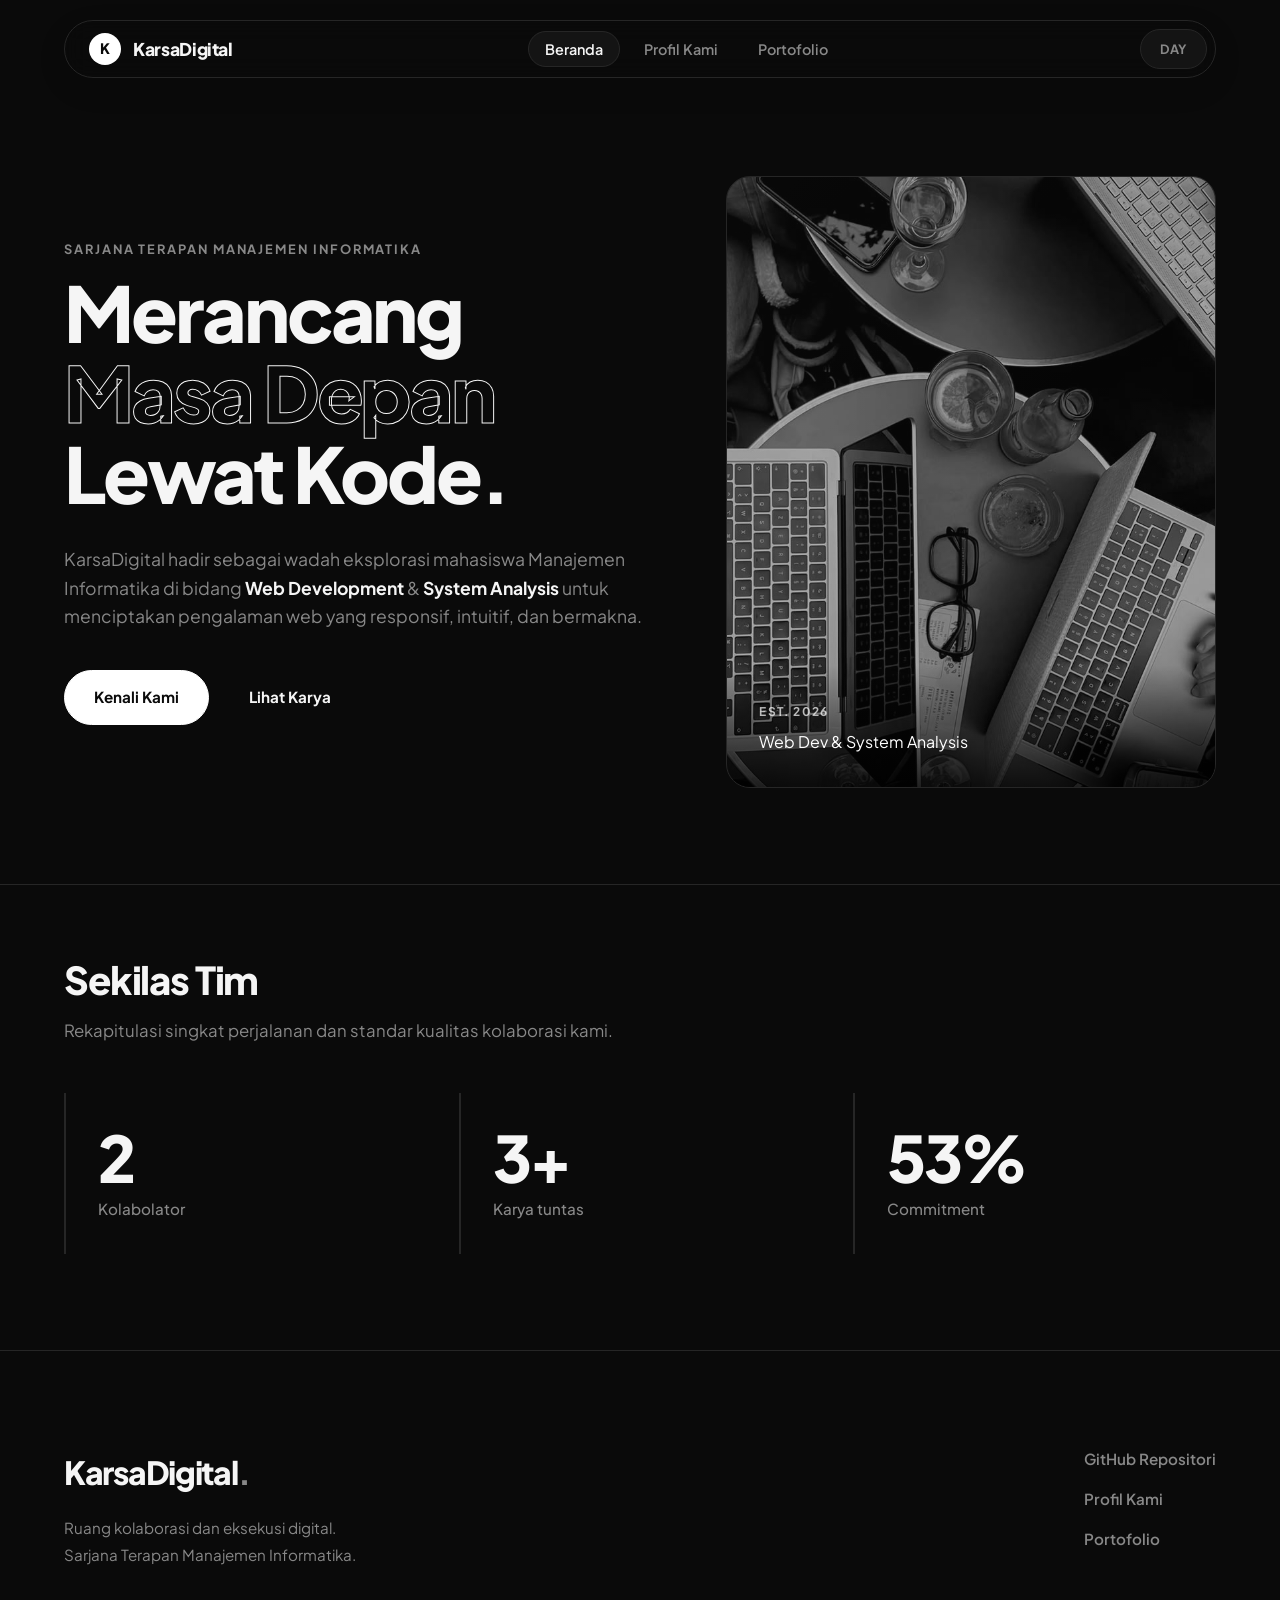
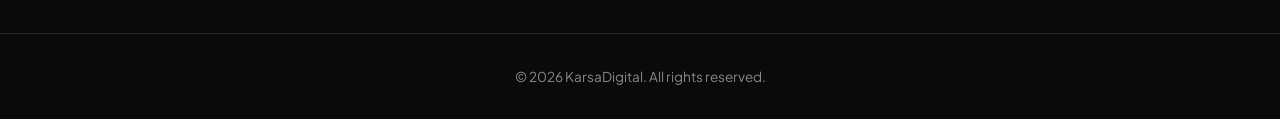
<file: index.html>
<!DOCTYPE html>
<html lang="id" data-theme="dark">
<head>
  <meta charset="UTF-8" />
  <meta name="viewport" content="width=device-width, initial-scale=1.0" />
  <meta name="description"
        content="KarsaDigital — Website portofolio 3 mahasiswa Sarjana Terapan Manajemen Informatika. Fokus pada Web Development dan System Analysis." />
  <meta name="author" content="Tim KarsaDigital" />
  <title>KarsaDigital | Beranda</title>
  <link rel="preconnect" href="https://fonts.googleapis.com">
  <link rel="preconnect" href="https://fonts.gstatic.com" crossorigin>
  <link href="https://fonts.googleapis.com/css2?family=Plus+Jakarta+Sans:wght@400;500;600;700;800&display=swap" rel="stylesheet">

  <link rel="stylesheet" href="css/style.css" />
</head>

<body>
  <!-- ==================== HEADER (Floating Navbar) ==================== -->
  <header class="site-header" id="siteHeader">
    <div class="container header-inner">

      <!-- Logo -->
      <a href="index.html" class="logo" aria-label="KarsaDigital - Beranda">
        <span class="logo-mark" aria-hidden="true">K</span>
        <span class="logo-text">KarsaDigital</span>
      </a>

      <!-- Menu Navigasi -->
      <nav class="main-nav" id="mainNav" aria-label="Navigasi utama">
        <ul class="nav-list">
          <li><a href="index.html"       class="nav-link" data-page="index">Beranda</a></li>
          <li><a href="profil.html"      class="nav-link" data-page="profil">Profil Kami</a></li>
          <li><a href="portofolio.html"  class="nav-link" data-page="portofolio">Portofolio</a></li>
        </ul>
      </nav>

      <!-- Aksi Kanan -->
      <div class="header-actions">
        <button class="theme-toggle" id="themeToggle" type="button" aria-label="Ganti tema" title="Ganti tema">
          <span class="theme-icon" aria-hidden="true">day</span>
        </button>
        <button class="nav-toggle" id="navToggle" type="button" aria-label="Buka menu" aria-expanded="false" aria-controls="mainNav">
          <span></span><span></span>
        </button>
      </div>

    </div>
  </header>

  <!-- ==================== MAIN ==================== -->
  <main>

    <!-- ---------- HERO SECTION (Editorial Style) ---------- -->
    <section class="hero">
      <div class="container hero-inner">

        <!-- Kiri: Teks Besar -->
        <div class="hero-content">
          <p class="eyebrow">Sarjana Terapan Manajemen Informatika</p>
          
          <h1 class="hero-title">
            Merancang <br>
            <span class="text-outline">Masa Depan</span> <br>
            Lewat Kode.
          </h1>

          <p class="hero-desc">
            KarsaDigital hadir sebagai wadah eksplorasi mahasiswa Manajemen Informatika di bidang <strong>Web Development</strong> & <strong>System Analysis</strong> untuk menciptakan pengalaman web yang responsif, intuitif, dan bermakna.
        </p>

          <div class="hero-actions">
            <a href="profil.html" class="btn btn-primary">Kenali Kami</a>
            <a href="portofolio.html" class="btn btn-text">Lihat Karya</a>
          </div>
        </div>

        <!-- Kanan: Visual Abstrak (Pengganti Foto) -->
        <div class="hero-visual">
          <div class="visual-card">
            <div class="visual-img">
                <img src="images/beranda.jpg" alt="Foto Tim KarsaDigital" class="img-cover">
            </div>
            <div class="visual-overlay">
              <span class="tag">Est. 2026</span>
              <p>Web Dev & System Analysis</p>
            </div>
          </div>
        </div>

      </div>
    </section>

    <!-- ---------- STATS SECTION (Minimalist Grid) ---------- -->
    <section class="stats" aria-labelledby="statsTitle">
      <div class="container">
        <div class="stats-header">
          <h2 id="statsTitle" class="section-title">Sekilas Tim</h2>
          <p class="section-subtitle">Rekapitulasi singkat perjalanan dan standar kualitas kolaborasi kami.</p>
        </div>

        <div class="stats-grid">
          <article class="stat-card">
            <p class="stat-number" data-target="3">0</p>
            <p class="stat-label">Kolabolator</p>
          </article>

          <article class="stat-card">
            <p class="stat-number" data-target="5" data-suffix="+">0</p>
            <p class="stat-label">Karya tuntas</p>
          </article>

          <article class="stat-card">
            <p class="stat-number" data-target="100" data-suffix="%">0</p>
            <p class="stat-label">Commitment</p>
          </article>
        </div>
      </div>
    </section>

  </main>

  <!-- ==================== FOOTER (Minimalis) ==================== -->
  <footer class="site-footer">
    <div class="container footer-inner">
      
      <div class="footer-brand">
        <h2 class="footer-logo">KarsaDigital<span>.</span></h2>
        <p class="footer-tagline">
          Ruang kolaborasi dan eksekusi digital.<br>
          Sarjana Terapan Manajemen Informatika.
        </p>
      </div>

      <div class="footer-links">
        <a href="https://github.com/" target="_blank" rel="noopener">GitHub Repositori</a>
        <a href="profil.html">Profil Kami</a>
        <a href="portofolio.html">Portofolio</a>
      </div>

    </div>

    <div class="footer-bottom">
      <div class="container">
        <p>&copy; 2026 KarsaDigital. All rights reserved.</p>
      </div>
    </div>
  </footer>
  <script src="js/main.js"></script>
</body>
</html>
</file>
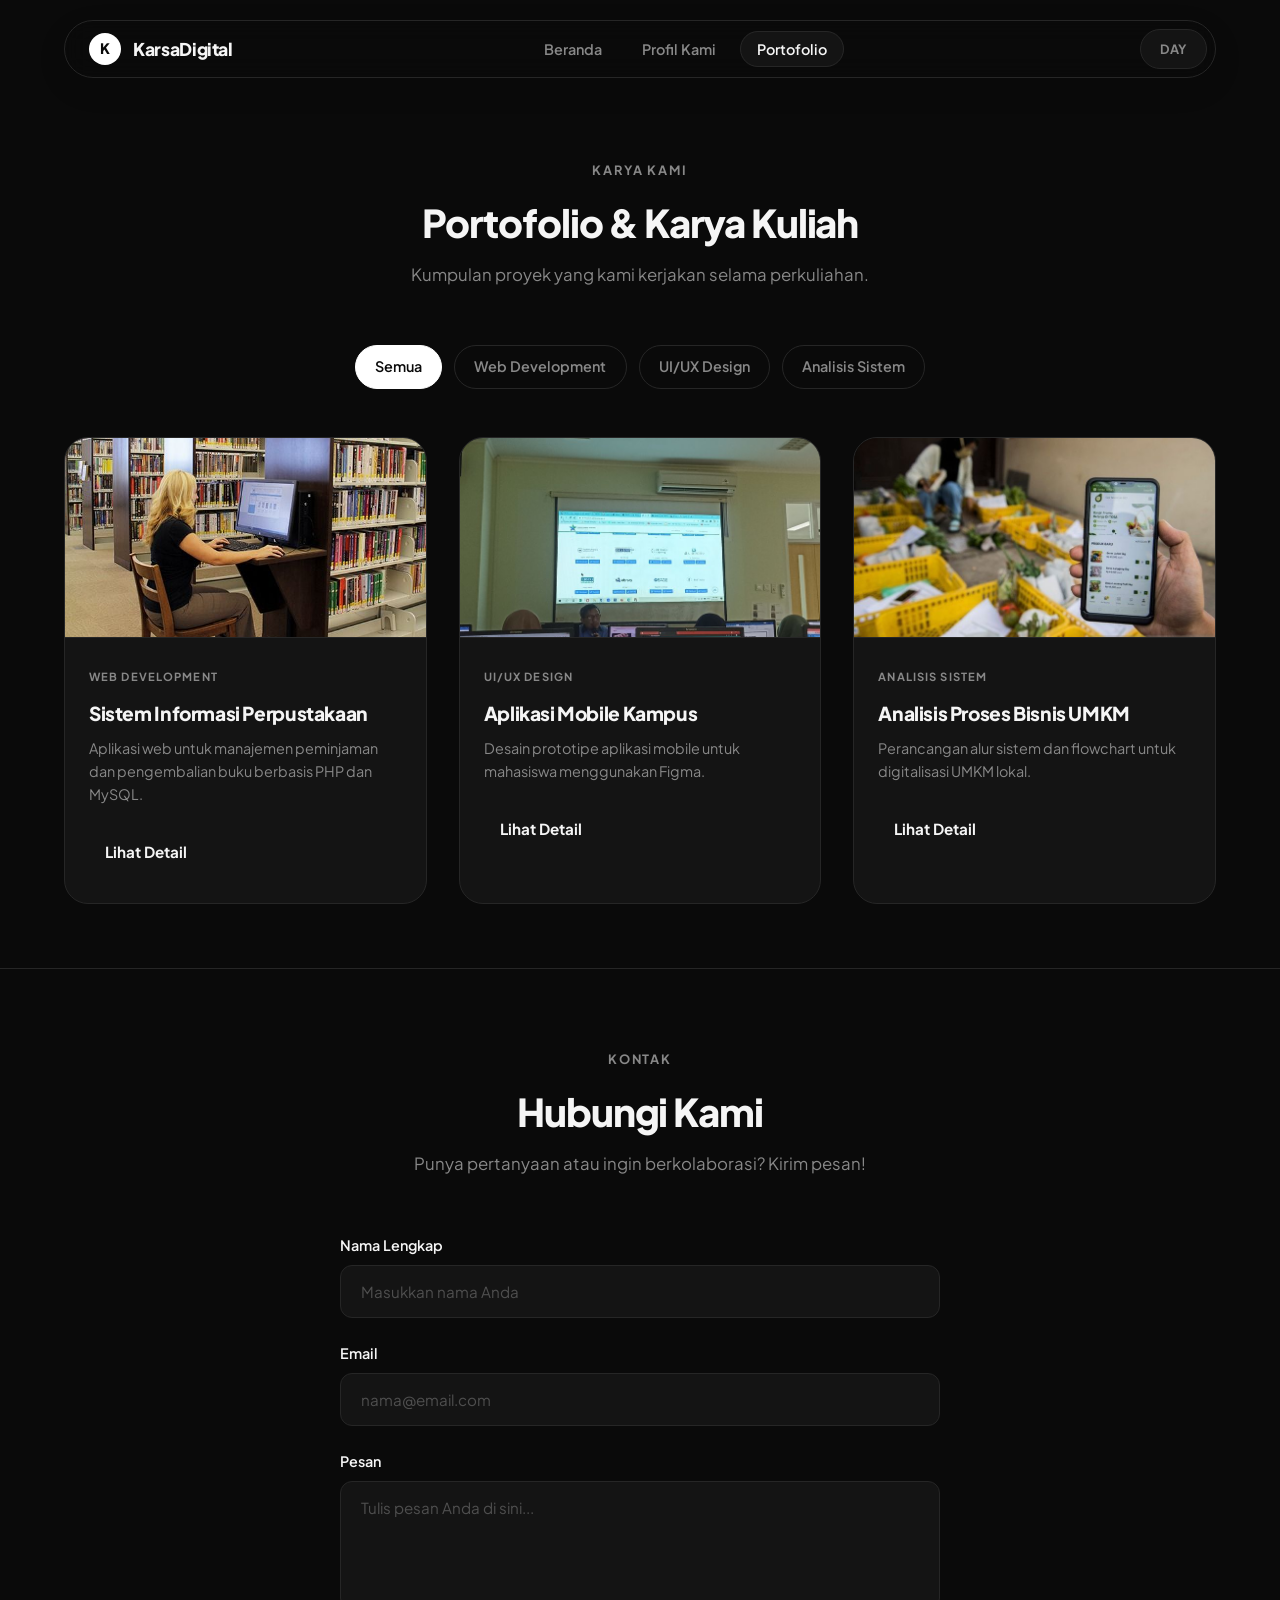
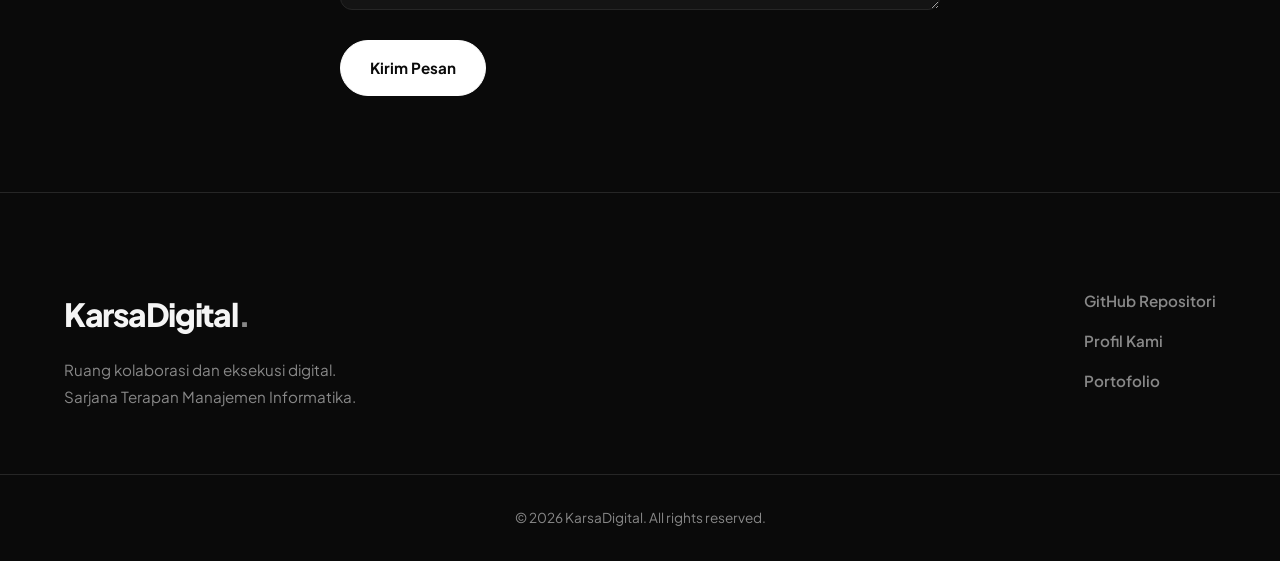
<file: portofolio.html>
<!DOCTYPE html>
<html lang="id" data-theme="dark">
<head>
  <meta charset="UTF-8" />
  <meta name="viewport" content="width=device-width, initial-scale=1.0" />
  <meta name="description" content="Portofolio dan kontak tim KarsaDigital." />
  <title>KarsaDigital | Portofolio & Kontak</title>
  <link rel="preconnect" href="https://fonts.googleapis.com">
  <link rel="preconnect" href="https://fonts.gstatic.com" crossorigin>
  <link href="https://fonts.googleapis.com/css2?family=Plus+Jakarta+Sans:wght@400;500;600;700;800&display=swap" rel="stylesheet">
  <link rel="stylesheet" href="css/style.css" />
</head>
<body>

  <!-- HEADER -->
  <header class="site-header" id="siteHeader">
    <div class="container header-inner">
      <a href="index.html" class="logo">
        <span class="logo-mark" aria-hidden="true">K</span>
        <span class="logo-text">KarsaDigital</span>
      </a>
      <nav class="main-nav" id="mainNav">
        <ul class="nav-list">
          <li><a href="index.html" class="nav-link" data-page="index">Beranda</a></li>
          <li><a href="profil.html" class="nav-link" data-page="profil">Profil Kami</a></li>
          <li><a href="portofolio.html" class="nav-link" data-page="portofolio">Portofolio</a></li>
        </ul>
      </nav>
      <div class="header-actions">
        <button class="theme-toggle" id="themeToggle" type="button" aria-label="Ganti tema">
          <span class="theme-icon" aria-hidden="true">day</span>
        </button>
        <button class="nav-toggle" id="navToggle" type="button" aria-label="Buka menu">
          <span></span><span></span>
        </button>
      </div>
    </div>
  </header>

  <main>
    <section class="portfolio-section">
      <div class="container">
        <div class="section-header">
          <p class="eyebrow">Karya Kami</p>
          <h1 class="section-title">Portofolio & Karya Kuliah</h1>
          <p class="section-subtitle">Kumpulan proyek yang kami kerjakan selama perkuliahan.</p>
        </div>

        <!-- Tombol Filter -->
        <div class="filter-btns">
          <button class="filter-btn active" data-filter="all">Semua</button>
          <button class="filter-btn" data-filter="web">Web Development</button>
          <button class="filter-btn" data-filter="uiux">UI/UX Design</button>
          <button class="filter-btn" data-filter="analisis">Analisis Sistem</button>
        </div>

        <!-- Grid Portofolio -->
         <div class="project-grid" id="projectGrid">
          <p class="loading-text">Memuat karya...</p>
        </div>
      </div>
    </section>

    <!-- MODAL DETAIL PROYEK (Tersembunyi) -->
    <div class="modal" id="projectModal">
      <div class="modal-content">
        <button class="modal-close" id="modalClose" aria-label="Tutup">&times;</button>
        <div class="modal-img" id="modalImg"></div>
        <h2 class="modal-title" id="modalTitle">Judul Proyek</h2>
        <p class="modal-desc" id="modalDesc">Deskripsi proyek.</p>
        <div class="modal-tech" id="modalTech"></div>
      </div>
    </div>

    <!-- SECTION KONTAK -->
    <section class="contact-section">
      <div class="container">
        <div class="section-header">
          <p class="eyebrow">Kontak</p>
          <h2 class="section-title">Hubungi Kami</h2>
          <p class="section-subtitle">Punya pertanyaan atau ingin berkolaborasi? Kirim pesan!</p>
        </div>

        <form class="contact-form" id="contactForm" novalidate>
          <div class="form-group">
            <label for="nama">Nama Lengkap</label>
            <input type="text" id="nama" name="nama" class="form-control" placeholder="Masukkan nama Anda">
            <span class="error-msg" id="errorNama"></span>
          </div>

          <div class="form-group">
            <label for="email">Email</label>
            <input type="email" id="email" name="email" class="form-control" placeholder="nama@email.com">
            <span class="error-msg" id="errorEmail"></span>
          </div>

          <div class="form-group">
            <label for="pesan">Pesan</label>
            <textarea id="pesan" name="pesan" rows="5" class="form-control" placeholder="Tulis pesan Anda di sini..."></textarea>
            <span class="error-msg" id="errorPesan"></span>
          </div>

          <button type="submit" class="btn btn-primary">Kirim Pesan</button>
        </form>
      </div>
    </section>
  </main>

  <!-- FOOTER -->
  <footer class="site-footer">
    <div class="container footer-inner">
      <div class="footer-brand">
        <h2 class="footer-logo">KarsaDigital<span>.</span></h2>
        <p class="footer-tagline">Ruang kolaborasi dan eksekusi digital.<br>Sarjana Terapan Manajemen Informatika.</p>
      </div>
      <div class="footer-links">
        <a href="https://github.com/" target="_blank" rel="noopener">GitHub Repositori</a>
        <a href="profil.html">Profil Kami</a>
        <a href="portofolio.html">Portofolio</a>
      </div>
    </div>
    <div class="footer-bottom">
      <div class="container">
        <p>&copy; 2026 KarsaDigital. All rights reserved.</p>
      </div>
    </div>
  </footer>

  <!-- Script (Nanti diisi oleh temanmu) -->
  <script src="js/main.js"></script>
  <script src="js/portofolio.js"></script>
</body>
</html>
</file>
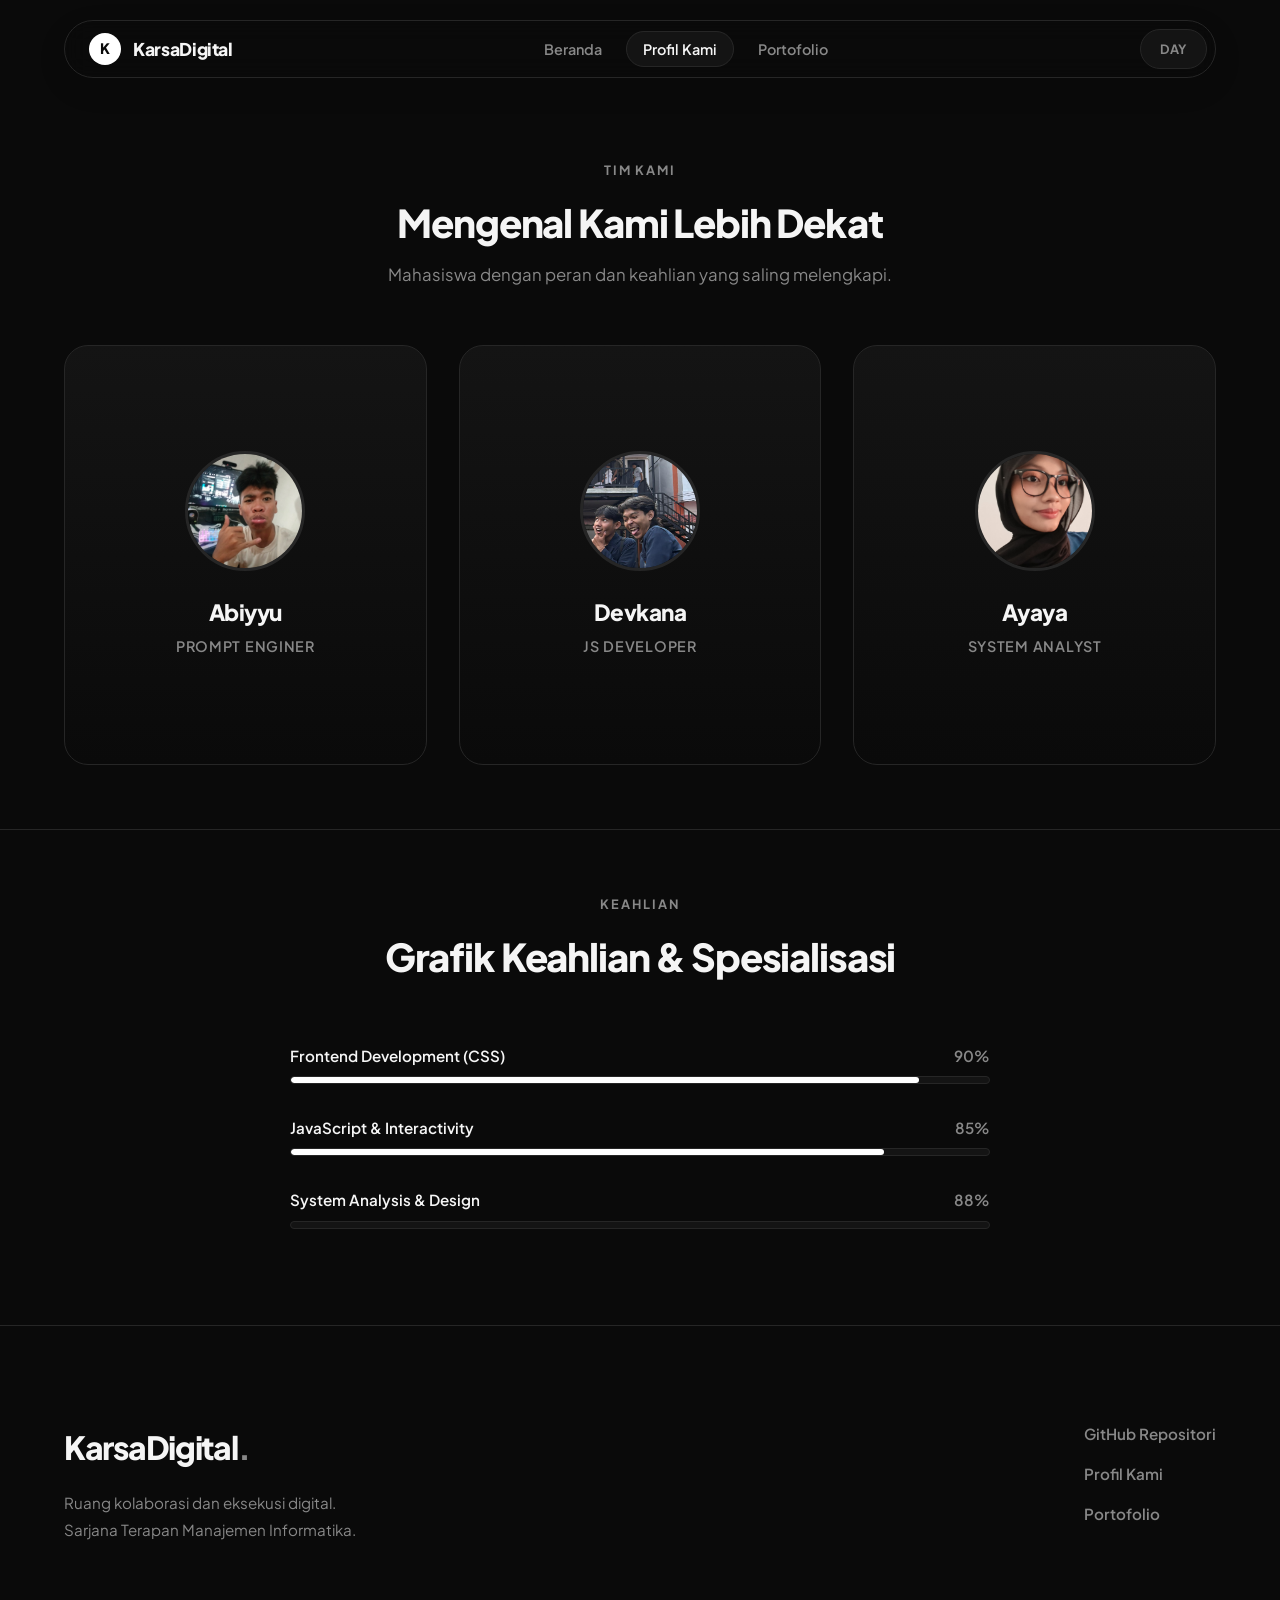
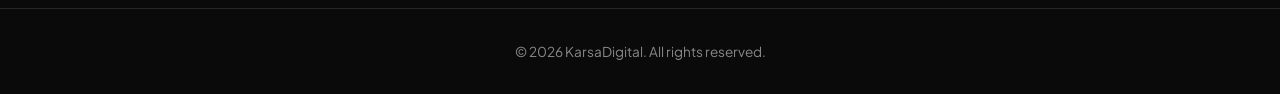
<file: profil.html>
<!DOCTYPE html>
<html lang="id" data-theme="dark">
<head>
  <meta charset="UTF-8" />
  <meta name="viewport" content="width=device-width, initial-scale=1.0" />
  <meta name="description" content="Profil mahasiswa Manajemen Informatika." />
  <title>KarsaDigital | Profil Kami</title>
  <link rel="preconnect" href="https://fonts.googleapis.com">
  <link rel="preconnect" href="https://fonts.gstatic.com" crossorigin>
  <link href="https://fonts.googleapis.com/css2?family=Plus+Jakarta+Sans:wght@400;500;600;700;800&display=swap" rel="stylesheet">
  <link rel="stylesheet" href="css/style.css" />
</head>
<body>

  <header class="site-header" id="siteHeader">
    <div class="container header-inner">
      <a href="index.html" class="logo">
        <span class="logo-mark" aria-hidden="true">K</span>
        <span class="logo-text">KarsaDigital</span>
      </a>
      <nav class="main-nav" id="mainNav">
        <ul class="nav-list">
          <li><a href="index.html" class="nav-link" data-page="index">Beranda</a></li>
          <li><a href="profil.html" class="nav-link" data-page="profil">Profil Kami</a></li>
          <li><a href="portofolio.html" class="nav-link" data-page="portofolio">Portofolio</a></li>
        </ul>
      </nav>
      <div class="header-actions">
        <button class="theme-toggle" id="themeToggle" type="button" aria-label="Ganti tema">
          <span class="theme-icon" aria-hidden="true">day</span>
        </button>
        <button class="nav-toggle" id="navToggle" type="button" aria-label="Buka menu">
          <span></span><span></span>
        </button>
      </div>
    </div>
  </header>

  <main>
    <section class="team-section">
      <div class="container">
        <div class="section-header">
          <p class="eyebrow">Tim Kami</p>
          <h1 class="section-title">Mengenal Kami Lebih Dekat</h1>
          <p class="section-subtitle">Mahasiswa dengan peran dan keahlian yang saling melengkapi.</p>
        </div>

        <div class="team-grid">
          <!-- Kartu Anggota 1 -->
          <article class="profile-card">
            <div class="card-inner">
              <!-- Sisi Depan -->
              <div class="card-front">
                <div class="card-avatar">
                    <img src="images/Abiyyu.jpg" alt="Foto Abiyyu Fathin" class="img-cover">
                </div>
                <h3 class="card-name">Abiyyu</h3>
                <p class="card-role">Prompt Enginer</p>
              </div>
              <!-- Sisi Belakang (Flip) -->
              <div class="card-back">
                <h3 class="card-name">Abiyyu Fathin</h3>
                <p class="card-nim">NIM: 25091397138</p>
                <p class="card-bio">Bismillah banyak Bos Muda</p>
                <div class="card-skills">
                  <span>HTML</span><span>CSS</span><span>Design Web</span>
                </div>
                <div class="card-socials">
                    <a href="https://instagram.com/citra.ui" target="_blank" rel="noopener" class="social-link">IG</a>
                    <a href="https://github.com/citraui" target="_blank" rel="noopener" class="social-link">GH</a>
                </div>
              </div>
            </div>
          </article>

          <!-- Kartu Anggota 2 -->
          <article class="profile-card">
            <div class="card-inner">
              <div class="card-front">
                <div class="card-avatar">
                    <img src="images/Devkana.jpg" alt="Foto Devkana Afra" class="img-cover">
                </div>
                <h3 class="card-name">Devkana</h3>
                <p class="card-role">JS Developer</p>
              </div>
              <div class="card-back">
                <h3 class="card-name">Devkana Afra Alif Gifari</h3>
                <p class="card-nim">NIM: 25091397121</p>
                <p class="card-bio">Pro Player MOLE Road To VChamps</p>
                <div class="card-skills">
                  <span>JavaScript</span><span>React</span><span>Node.js</span>
                </div>
                <div class="card-socials">
                    <a href="https://instagram.com/citra.ui" target="_blank" rel="noopener" class="social-link">IG</a>
                    <a href="https://github.com/citraui" target="_blank" rel="noopener" class="social-link">GH</a>
                </div>
              </div>
            </div>
          </article>

          <!-- Kartu Anggota 3 -->
          <article class="profile-card">
            <div class="card-inner">
              <div class="card-front">
                <div class="card-avatar">
                    <img src="images/aya.jpg" alt="Foto Azzahra Cahya" class="img-cover">
                </div>
                <h3 class="card-name">Ayaya</h3>
                <p class="card-role">System Analyst</p>
              </div>
              <div class="card-back">
                <h3 class="card-name">Azzahra Cahya Setyani Wafa Aribah</h3>
                <p class="card-nim">NIM: 25091397152</p>
                <p class="card-bio">Bertanggung jawab merancang alur sistem dan memastikan kebutuhan pengguna terpenuhi dengan baik.</p>
                <div class="card-skills">
                  <span>Analisis</span><span>UI/UX</span><span>Frontend</span>
                </div>
                <div class="card-socials">
                    <a href="https://www.instagram.com/roemmurys?stkn=c3hhMjN0MXl5cDVo" target="_blank" rel="noopener" class="social-link">IG</a>
                    <a href="https://github.com/Ayeaaz" target="_blank" rel="noopener" class="social-link">GH</a>
                </div>
              </div>
            </div>
          </article>
        </div>
      </div>
    </section>

    <!-- SECTION SKILLS -->
    <section class="skills-section">
      <div class="container">
        <div class="section-header">
          <p class="eyebrow">Keahlian</p>
          <h2 class="section-title">Grafik Keahlian & Spesialisasi</h2>
        </div>

        <div class="skills-grid">
          <!-- Skill 1 -->
          <div class="skill-item">
            <div class="skill-info">
              <span class="skill-name">Frontend Development (CSS)</span>
              <span class="skill-percent">90%</span>
            </div>
            <div class="skill-track">
              <div class="skill-fill" data-width="90%"></div>
            </div>
          </div>

          <!-- Skill 2 -->
          <div class="skill-item">
            <div class="skill-info">
              <span class="skill-name">JavaScript & Interactivity</span>
              <span class="skill-percent">85%</span>
            </div>
            <div class="skill-track">
              <div class="skill-fill" data-width="85%"></div>
            </div>
          </div>

          <!-- Skill 3 -->
          <div class="skill-item">
            <div class="skill-info">
              <span class="skill-name">System Analysis & Design</span>
              <span class="skill-percent">88%</span>
            </div>
            <div class="skill-track">
              <div class="skill-fill" data-width="88%"></div>
            </div>
          </div>
        </div>
      </div>
    </section>
  </main>

  <footer class="site-footer">
    <div class="container footer-inner">
      <div class="footer-brand">
        <h2 class="footer-logo">KarsaDigital<span>.</span></h2>
        <p class="footer-tagline">
          Ruang kolaborasi dan eksekusi digital.<br>
          Sarjana Terapan Manajemen Informatika.
        </p>
      </div>
      <div class="footer-links">
        <a href="https://github.com/" target="_blank" rel="noopener">GitHub Repositori</a>
        <a href="profil.html">Profil Kami</a>
        <a href="portofolio.html">Portofolio</a>
      </div>
    </div>
    <div class="footer-bottom">
      <div class="container">
        <p>&copy; 2026 KarsaDigital. All rights reserved.</p>
      </div>
    </div>
  </footer>
  <script src="js/main.js"></script>
  <script src="js/profil.js"></script>
</body>
</html>
</file>
<file: css/style.css>
/* BAGIAN 1 : VARIABEL TEMA */
:root {
  --bg:           #0a0a0a;
  --bg-alt:       #141414;
  --text:         #f5f5f5;
  --text-muted:   #888888;
  --border:       #262626;
  
  --accent:       #ffffff;
  --accent-text:  #0a0a0a;

  --font-main:    'Plus Jakarta Sans', system-ui, -apple-system, sans-serif;
  
  --container:    1200px;
  --header-h:     80px;
  --ease:         cubic-bezier(0.16, 1, 0.3, 1); 
  --dur:          0.4s;
}

[data-theme="light"] {
  --bg:           #f7f7f5; 
  --bg-alt:       #ffffff;
  --text:         #111111;
  --text-muted:   #666666;
  --border:       #e5e5e5;
  
  --accent:       #111111;
  --accent-text:  #ffffff;
}

/*  BAGIAN 2 : RESET & BASE */
*, *::before, *::after {
  box-sizing: border-box;
  margin: 0;
  padding: 0;
}

html {
  scroll-behavior: smooth;
}

body {
  font-family: var(--font-main);
  background-color: var(--bg);
  color: var(--text);
  line-height: 1.6;
  transition: background-color var(--dur) var(--ease), color var(--dur) var(--ease);
  overflow-x: hidden;
  -webkit-font-smoothing: antialiased;
}

a { color: inherit; text-decoration: none; }
ul { list-style: none; }
button { font: inherit; color: inherit; background: none; border: none; cursor: pointer; }
img, svg { max-width: 100%; display: block; }

:focus-visible {
  outline: 2px solid var(--accent);
  outline-offset: 4px;
}

/* BAGIAN 3 : LAYOUT & UTILITAS */
.container {
  width: min(var(--container), 90%);
  margin-inline: auto;
}

.section-title {
  font-size: clamp(1.8rem, 3vw, 2.5rem);
  font-weight: 800;
  letter-spacing: -0.03em;
  margin-bottom: 0.5rem;
}

.section-subtitle {
  color: var(--text-muted);
  font-size: 1.05rem;
}

/* BAGIAN 4 : HEADER (Floating Navbar) */
.site-header {
  position: fixed;
  top: 20px;
  left: 0;
  right: 0;
  z-index: 1000;
  transition: top var(--dur) var(--ease);
}

.header-inner {
  display: flex;
  align-items: center;
  justify-content: space-between;
  background-color: color-mix(in srgb, var(--bg) 80%, transparent);
  backdrop-filter: blur(12px);
  -webkit-backdrop-filter: blur(12px);
  border: 1px solid var(--border);
  border-radius: 100px;
  padding: 0.5rem 0.5rem 0.5rem 1.5rem;
  box-shadow: 0 10px 30px rgba(0,0,0,0.1);
  transition: background-color var(--dur) var(--ease), border-color var(--dur) var(--ease);
}

/* Logo */
.logo {
  display: flex;
  align-items: center;
  gap: 0.75rem;
  font-weight: 800;
  font-size: 1.1rem;
  letter-spacing: -0.02em;
}

.logo-mark {
  display: grid;
  place-items: center;
  width: 32px;
  height: 32px;
  background-color: var(--accent);
  color: var(--accent-text);
  border-radius: 50%;
  font-size: 0.9rem;
  font-weight: 800;
}

/* Nav Links */
.nav-list {
  display: flex;
  align-items: center;
  gap: 0.5rem;
}

.nav-link {
  font-size: 0.9rem;
  font-weight: 600;
  color: var(--text-muted);
  padding: 0.5rem 1rem;
  border-radius: 50px;
  transition: color 0.2s var(--ease), background-color 0.2s var(--ease);
}

.nav-link:hover {
  color: var(--text);
}

.nav-link.active {
  color: var(--text);
  background-color: var(--bg-alt);
  border: 1px solid var(--border);
}

/* Aksi Kanan */
.header-actions {
  display: flex;
  align-items: center;
  gap: 0.5rem;
}

.theme-toggle {
  display: grid;
  place-items: center;
  height: 40px;
  padding: 0 1.2rem; 
  border-radius: 50px;
  background-color: var(--bg-alt);
  border: 1px solid var(--border);
  font-size: 0.8rem;
  font-weight: 700;
  letter-spacing: 0.05em;
  text-transform: uppercase;
  color: var(--text-muted);
  transition: transform 0.2s var(--ease), color 0.2s var(--ease), border-color 0.2s var(--ease);
}

.theme-toggle:hover {
  transform: scale(1.05);
  color: var(--text);
  border-color: var(--text);
}

.nav-toggle {
  display: none;
  flex-direction: column;
  gap: 4px;
  padding: 0 10px;
}
.nav-toggle span {
  display: block;
  width: 100%;
  height: 2px;
  background-color: var(--text);
  border-radius: 2px;
  transition: transform 0.3s var(--ease);
}

/*  BAGIAN 5 : TOMBOL (Minimalist) */
.btn {
  display: inline-flex;
  align-items: center;
  justify-content: center;
  padding: 0.9rem 1.8rem;
  font-size: 0.95rem;
  font-weight: 700;
  border-radius: 50px;
  transition: all 0.3s var(--ease);
}

.btn-primary {
  background-color: var(--accent);
  color: var(--accent-text);
  border: 1px solid var(--accent);
}

.btn-primary:hover {
  background-color: transparent;
  color: var(--accent);
}

.btn-text {
  background-color: transparent;
  color: var(--text);
  padding-inline: 1rem;
}

.btn-text:hover {
  color: var(--text-muted);
  padding-left: 1.2rem; /* Efek geser */
}

/* BAGIAN 6 : HERO SECTION */
.hero {
  padding-top: calc(var(--header-h) + 6rem);
  padding-bottom: 6rem;
}

.hero-inner {
  display: grid;
  grid-template-columns: 1.1fr 0.9fr;
  gap: 4rem;
  align-items: center;
}

.eyebrow {
  font-size: 0.85rem;
  font-weight: 600;
  letter-spacing: 0.15em;
  text-transform: uppercase;
  color: var(--text-muted);
  margin-bottom: 1.5rem;
}

.hero-title {
  font-size: clamp(3rem, 6vw, 5.5rem);
  font-weight: 800;
  line-height: 1.05;
  letter-spacing: -0.04em;
  margin-bottom: 2rem;
}

/* Teks outline (efek transparan) */
.text-outline {
  color: transparent;
  -webkit-text-stroke: 1px var(--text);
}

.hero-desc {
  font-size: 1.1rem;
  color: var(--text-muted);
  max-width: 45ch;
  margin-bottom: 2.5rem;
}
.hero-desc strong {
  color: var(--text);
}

.hero-actions {
  display: flex;
  align-items: center;
  gap: 1.5rem;
}

/* Visual Kanan */
.hero-visual {
  position: relative;
}

.visual-card {
  position: relative;
  width: 100%;
  aspect-ratio: 4/5;
  border-radius: 24px;
  overflow: hidden;
  background: linear-gradient(135deg, #1a1a1a, #0a0a0a);
  border: 1px solid var(--border);
}

[data-theme="light"] .visual-card {
  background: linear-gradient(135deg, #e0e0e0, #f7f7f5);
}

/* --- Kotak pembungkus gambar --- */
.visual-img {
  width: 100%;
  height: 100%;
}

/* --- Efek hitam putih pada gambar --- */
.visual-img img {
  mix-blend-mode: luminosity; /* Efek hitam putih */
  opacity: 0.7;               /* Sedikit transparan biar menyatu */
}

.visual-overlay {
  position: absolute;
  bottom: 0;
  left: 0;
  right: 0;
  padding: 2rem;
  background: linear-gradient(to top, rgba(0,0,0,0.8), transparent);
  color: #fff;
}

.tag {
  display: inline-block;
  font-size: 0.75rem;
  font-weight: 700;
  letter-spacing: 0.1em;
  text-transform: uppercase;
  margin-bottom: 0.5rem;
  opacity: 0.7;
}

/* BAGIAN 7 : STATS SECTION */
.stats {
  padding: 4rem 0 6rem;
  border-top: 1px solid var(--border);
}

.stats-header {
  margin-bottom: 3rem;
}

.stats-grid {
  display: grid;
  grid-template-columns: repeat(3, 1fr);
  gap: 2rem;
}

.stat-card {
  padding: 2rem;
  border-left: 2px solid var(--border);
  transition: border-color 0.3s var(--ease);
}

.stat-card:hover {
  border-color: var(--accent);
}

.stat-number {
  font-size: clamp(2.5rem, 5vw, 4rem);
  font-weight: 800;
  line-height: 1;
  letter-spacing: -0.04em;
  margin-bottom: 0.5rem;
}

.stat-label {
  font-size: 0.95rem;
  color: var(--text-muted);
  font-weight: 500;
}

/*  BAGIAN 8 : FOOTER */
.site-footer {
  padding: 6rem 0 2rem;
  border-top: 1px solid var(--border);
}

.footer-inner {
  display: flex;
  justify-content: space-between;
  align-items: flex-start;
  flex-wrap: wrap;
  gap: 3rem;
  margin-bottom: 4rem;
}

.footer-logo {
  font-size: 2rem;
  font-weight: 800;
  letter-spacing: -0.04em;
  margin-bottom: 1rem;
}

.footer-logo span {
  color: var(--text-muted);
}

.footer-tagline {
  color: var(--text-muted);
  font-size: 0.95rem;
  line-height: 1.8;
}

.footer-links {
  display: flex;
  flex-direction: column;
  gap: 1rem;
}

.footer-links a {
  font-weight: 600;
  font-size: 0.95rem;
  color: var(--text-muted);
  transition: color 0.2s var(--ease);
}

.footer-links a:hover {
  color: var(--text);
}

.footer-bottom {
  border-top: 1px solid var(--border);
  padding-top: 2rem;
  text-align: center;
}

.footer-bottom p {
  font-size: 0.85rem;
  color: var(--text-muted);
}

/* BAGIAN 9 : RESPONSIVE */
@media (max-width: 960px) {
  .hero-inner {
    grid-template-columns: 1fr;
    gap: 3rem;
  }
  
  .hero-title {
    font-size: clamp(2.5rem, 8vw, 4rem);
  }

  .hero-visual {
    max-width: 400px;
    margin-inline: auto;
  }

  .stats-grid {
    grid-template-columns: 1fr;
    gap: 0;
  }

  .stat-card {
    border-left: none;
    border-bottom: 2px solid var(--border);
    padding: 2rem 0;
  }
  
  .stat-card:last-child {
    border-bottom: none;
  }

  .footer-inner {
    flex-direction: column;
  }
}

@media (max-width: 820px) {
  .nav-toggle { display: flex; }

  .main-nav {
    position: absolute;
    top: calc(100% + 10px);
    left: 0;
    right: 0;
    background-color: var(--bg-alt);
    border: 1px solid var(--border);
    border-radius: 20px;
    padding: 1rem;
    display: none;
    box-shadow: 0 20px 40px rgba(0,0,0,0.3);
  }

  .main-nav.is-open { display: block; }

  .nav-list {
    flex-direction: column;
    align-items: stretch;
  }

  .nav-link {
    text-align: center;
    padding: 1rem;
  }
  
  .header-inner {
    padding: 0.5rem 1rem;
  }
}

/*  BAGIAN 10 : HALAMAN PROFIL (profil.html) */

/* --- Section Header --- */
.section-header {
  text-align: center;
  margin-bottom: 3.5rem;
}

.eyebrow {
  font-size: 0.8rem;
  font-weight: 700;
  letter-spacing: 0.15em;
  text-transform: uppercase;
  color: var(--text-muted);
  margin-bottom: 0.75rem;
}

/* --- Grid Tim --- */
.team-section {
  padding-top: calc(var(--header-h) + 5rem);
  padding-bottom: 4rem;
}

.team-grid {
  display: grid;
  grid-template-columns: repeat(auto-fit, minmax(300px, 1fr));
  gap: 2rem;
}

/* --- Helper untuk Gambar Tag <img> --- */
.img-cover {
  width: 100%;
  height: 100%;
  object-fit: cover; 
  display: block;
}

/* --- Kartu Profil (Flip Card) --- */
.profile-card {
  perspective: 1200px;
  height: 420px;
}

.card-inner {
  position: relative;
  width: 100%;
  height: 100%;
  transition: transform 0.8s cubic-bezier(0.16, 1, 0.3, 1);
  transform-style: preserve-3d;
}

.card-inner.is-flipped {
  transform: rotateY(180deg);
}

.card-front,
.card-back {
  position: absolute;
  inset: 0;
  backface-visibility: hidden;
  -webkit-backface-visibility: hidden;
  border-radius: 24px;
  border: 1px solid var(--border);
  background-color: var(--bg-alt);
  padding: 2.5rem 2rem;
  display: flex;
  flex-direction: column;
  align-items: center;
  justify-content: center;
  text-align: center;
}

.card-front {
  background: linear-gradient(180deg, var(--bg-alt) 0%, var(--bg) 100%);
}

.card-back {
  transform: rotateY(180deg);
  justify-content: flex-start;
  text-align: left;
  padding-top: 2rem;
}

.card-avatar {
  width: 120px;
  height: 120px;
  border-radius: 50%;
  margin-bottom: 1.5rem;
  border: 3px solid var(--border);
  overflow: hidden; 
  display: flex;    
  align-items: center;
  justify-content: center;
}

/* Tambahkan ini di bawahnya untuk mengatur gambar di dalam avatar */
.card-avatar img {
  width: 100%;
  height: 100%;
  object-fit: cover;       
  object-position: center top; 
  display: block;
}

.card-name {
  font-size: 1.4rem;
  font-weight: 800;
  letter-spacing: -0.02em;
  margin-bottom: 0.25rem;
}

.card-role {
  font-size: 0.9rem;
  font-weight: 600;
  color: var(--text-muted);
  text-transform: uppercase;
  letter-spacing: 0.05em;
}

.card-nim {
  font-size: 0.85rem;
  color: var(--text-muted);
  margin-bottom: 1rem;
}

.card-bio {
  font-size: 0.9rem;
  color: var(--text-muted);
  line-height: 1.6;
  margin-bottom: 1.5rem;
}

.card-skills {
  display: flex;
  flex-wrap: wrap;
  gap: 0.5rem;
  margin-bottom: 1.5rem;
}

.card-skills span {
  font-size: 0.75rem;
  font-weight: 600;
  padding: 0.35rem 0.75rem;
  background-color: var(--bg);
  border: 1px solid var(--border);
  border-radius: 50px;
  color: var(--text);
}

.card-socials {
  display: flex;
  gap: 0.75rem;
}

.social-link {
  display: grid;
  place-items: center;
  width: 36px;
  height: 36px;
  font-size: 0.75rem;
  font-weight: 700;
  background-color: var(--bg);
  border: 1px solid var(--border);
  border-radius: 50%;
  color: var(--text);
  transition: all 0.2s var(--ease);
}

.social-link:hover {
  background-color: var(--accent);
  color: var(--accent-text);
  border-color: var(--accent);
}

/* --- Section Skills --- */
.skills-section {
  padding: 4rem 0 6rem;
  border-top: 1px solid var(--border);
}

.skills-grid {
  max-width: 700px;
  margin-inline: auto;
  display: flex;
  flex-direction: column;
  gap: 2rem;
}

.skill-item {
  width: 100%;
}

.skill-info {
  display: flex;
  justify-content: space-between;
  margin-bottom: 0.5rem;
  font-size: 0.95rem;
  font-weight: 600;
}

.skill-percent {
  color: var(--text-muted);
}

.skill-track {
  height: 8px;
  background-color: var(--bg-alt);
  border: 1px solid var(--border);
  border-radius: 10px;
  overflow: hidden;
}

.skill-fill {
  height: 100%;
  width: 0; 
  background-color: var(--accent);
  border-radius: 10px;
  transition: width 1.5s cubic-bezier(0.16, 1, 0.3, 1);
}


/* BAGIAN 11 : HALAMAN PORTOFOLIO (portofolio.html) */

.portfolio-section {
  padding-top: calc(var(--header-h) + 5rem);
  padding-bottom: 4rem;
}

/* --- Filter Buttons --- */
.filter-btns {
  display: flex;
  flex-wrap: wrap;
  justify-content: center;
  gap: 0.75rem;
  margin-bottom: 3rem;
}

.filter-btn {
  padding: 0.6rem 1.2rem;
  font-size: 0.9rem;
  font-weight: 600;
  color: var(--text-muted);
  background-color: transparent;
  border: 1px solid var(--border);
  border-radius: 50px;
  transition: all 0.3s var(--ease);
}

.filter-btn:hover {
  border-color: var(--text);
  color: var(--text);
}

.filter-btn.active {
  background-color: var(--accent);
  color: var(--accent-text);
  border-color: var(--accent);
}

/* --- Grid Proyek --- */
.project-grid {
  display: grid;
  grid-template-columns: repeat(auto-fill, minmax(320px, 1fr));
  gap: 2rem;
}

.project-card {
  background-color: var(--bg-alt);
  border: 1px solid var(--border);
  border-radius: 24px;
  overflow: hidden;
  transition: transform 0.3s var(--ease), box-shadow 0.3s var(--ease);
}

.project-card:hover {
  transform: translateY(-6px);
  box-shadow: 0 20px 40px rgba(0, 0, 0, 0.1);
}

.project-img {
  width: 100%;
  height: 200px;
  background-size: cover;
  background-position: center;
  border-bottom: 1px solid var(--border);
}

.project-info {
  padding: 1.5rem;
}

.project-tag {
  display: inline-block;
  font-size: 0.7rem;
  font-weight: 700;
  letter-spacing: 0.1em;
  text-transform: uppercase;
  color: var(--text-muted);
  margin-bottom: 0.75rem;
}

.project-title {
  font-size: 1.2rem;
  font-weight: 800;
  letter-spacing: -0.02em;
  margin-bottom: 0.5rem;
}

.project-desc {
  font-size: 0.9rem;
  color: var(--text-muted);
  margin-bottom: 1.25rem;
}

/* --- Modal --- */
.modal {
  position: fixed;
  inset: 0;
  z-index: 2000;
  display: none; /* Diubah jadi flex oleh JS */
  place-items: center;
  background-color: rgba(0, 0, 0, 0.8);
  backdrop-filter: blur(8px);
  -webkit-backdrop-filter: blur(8px);
  padding: 1.5rem;
}

.modal-content {
  position: relative;
  width: 100%;
  max-width: 600px;
  background-color: var(--bg);
  border: 1px solid var(--border);
  border-radius: 24px;
  padding: 2.5rem;
  box-shadow: 0 40px 80px rgba(0, 0, 0, 0.4);
  max-height: 90vh;
  overflow-y: auto;
}

.modal-close {
  position: absolute;
  top: 1.5rem;
  right: 1.5rem;
  font-size: 2rem;
  line-height: 1;
  color: var(--text-muted);
  transition: color 0.2s;
}

.modal-close:hover {
  color: var(--text);
}

.modal-img {
  width: 100%;
  height: 250px;
  background-size: cover;
  background-position: center;
  border-radius: 16px;
  margin-bottom: 1.5rem;
  border: 1px solid var(--border);
}

.modal-title {
  font-size: 1.8rem;
  font-weight: 800;
  letter-spacing: -0.02em;
  margin-bottom: 1rem;
}

.modal-desc {
  color: var(--text-muted);
  margin-bottom: 1.5rem;
}

.modal-tech {
  display: flex;
  flex-wrap: wrap;
  gap: 0.5rem;
}

.modal-tech span {
  font-size: 0.8rem;
  font-weight: 600;
  padding: 0.4rem 0.8rem;
  background-color: var(--bg-alt);
  border: 1px solid var(--border);
  border-radius: 50px;
}

/* --- Form Kontak --- */
.contact-section {
  padding: 5rem 0 6rem;
  border-top: 1px solid var(--border);
}

.contact-form {
  max-width: 600px;
  margin-inline: auto;
}

.form-group {
  margin-bottom: 1.5rem;
}

.form-group label {
  display: block;
  font-size: 0.9rem;
  font-weight: 600;
  margin-bottom: 0.5rem;
}

.form-control {
  width: 100%;
  padding: 1rem 1.25rem;
  font-size: 0.95rem;
  font-family: var(--font-main);
  color: var(--text);
  background-color: var(--bg-alt);
  border: 1px solid var(--border);
  border-radius: 12px;
  outline: none;
  transition: border-color 0.3s var(--ease), box-shadow 0.3s var(--ease);
}

.form-control:focus {
  border-color: var(--text);
  box-shadow: 0 0 0 3px color-mix(in srgb, var(--text) 10%, transparent);
}

.form-control::placeholder {
  color: var(--text-muted);
  opacity: 0.5;
}

.error-msg {
  display: none;
  font-size: 0.85rem;
  color: #ef4444;
  margin-top: 0.5rem;
}

.error-msg.is-visible {
  display: block;
}

/* BAGIAN 12 : RESPONSIVE TAMBAHAN */
@media (max-width: 768px) {
  .team-grid {
    grid-template-columns: 1fr;
    max-width: 400px;
    margin-inline: auto;
  }
  
  .project-grid {
    grid-template-columns: 1fr;
  }

  .modal-content {
    padding: 1.5rem;
  }
}
</file>
